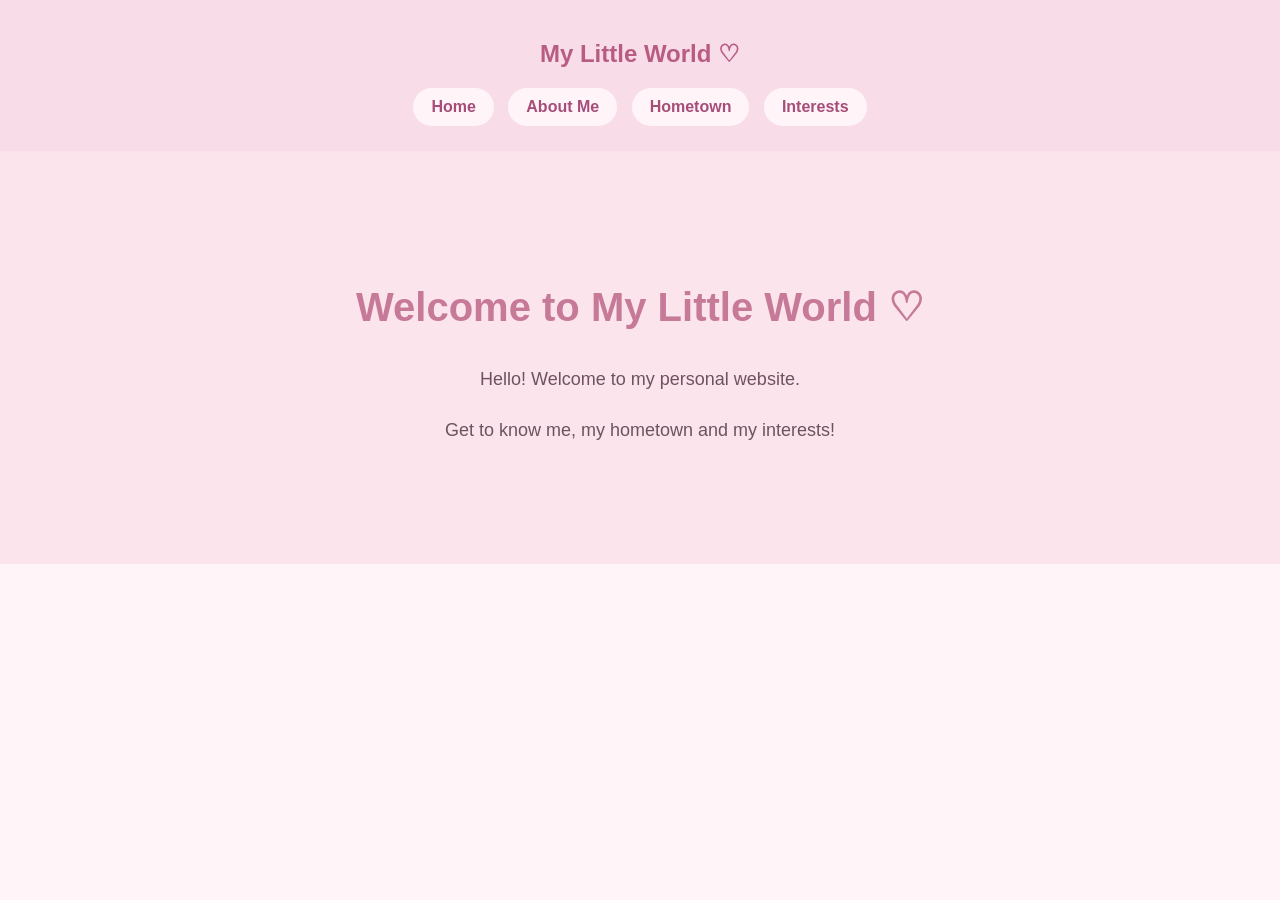
<file: index.html>
<!DOCTYPE html>
<html lang="en">
<head>
    <meta charset="UTF-8">
    <meta name="viewport" content="width=device-width, initial-scale=1.0">
    <title>My Little World</title>
    <link rel="stylesheet" href="style.css">
</head>

<body>

    <header>
        <h2> My Little World ♡</h2>

        <nav>
            <a href="index.html">Home</a>
            <a href="about.html">About Me</a>
            <a href="hometown.html">Hometown</a>
            <a href="interests.html">Interests</a>
        </nav>
    </header>

    <section class="home">

        <h1>Welcome to My Little World ♡</h1>
        
        <p>Hello! Welcome to my personal website.</p>

        <p>Get to know me, my hometown and my interests!</p>
        
    </section>

</body>
</html>
</file>
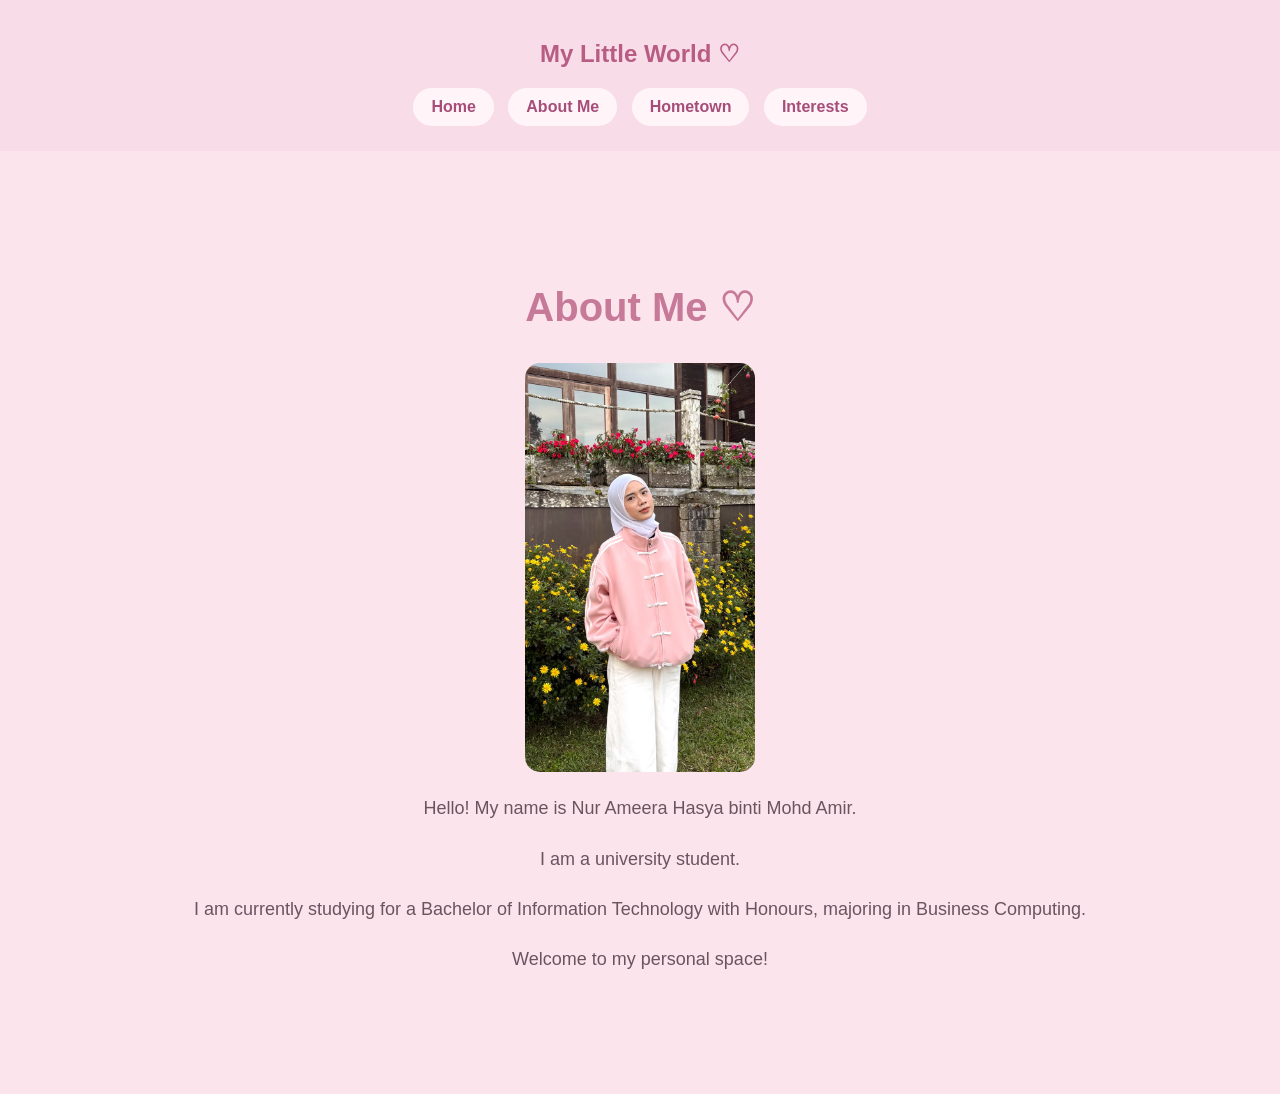
<file: about.html>
<!DOCTYPE html>
<html lang="en">
<head>
    <meta charset="UTF-8">
    <meta name="viewport" content="width=device-width, initial-scale=1.0">
    <title>About Me</title>
    <link rel="stylesheet" href="style.css">
</head>

<body>

<header>
    <h2>My Little World ♡</h2>
    <nav>
        <a href="index.html">Home</a>
        <a href="about.html">About Me</a>
        <a href="hometown.html">Hometown</a>
        <a href="interests.html">Interests</a>
    </nav>
</header>

<section class="home">
    <h1>About Me ♡</h1>

    <img src="image/my-photo.jpeg" alt="My Photo" class="profile-img">

    <p>Hello! My name is Nur Ameera Hasya binti Mohd Amir.</p>
    <p>I am a university student.</p>
    <p>I am currently studying for a Bachelor of Information Technology with Honours, majoring in Business Computing.</p>
    <p>Welcome to my personal space!</p>
</section>

</body>
</html>
</file>
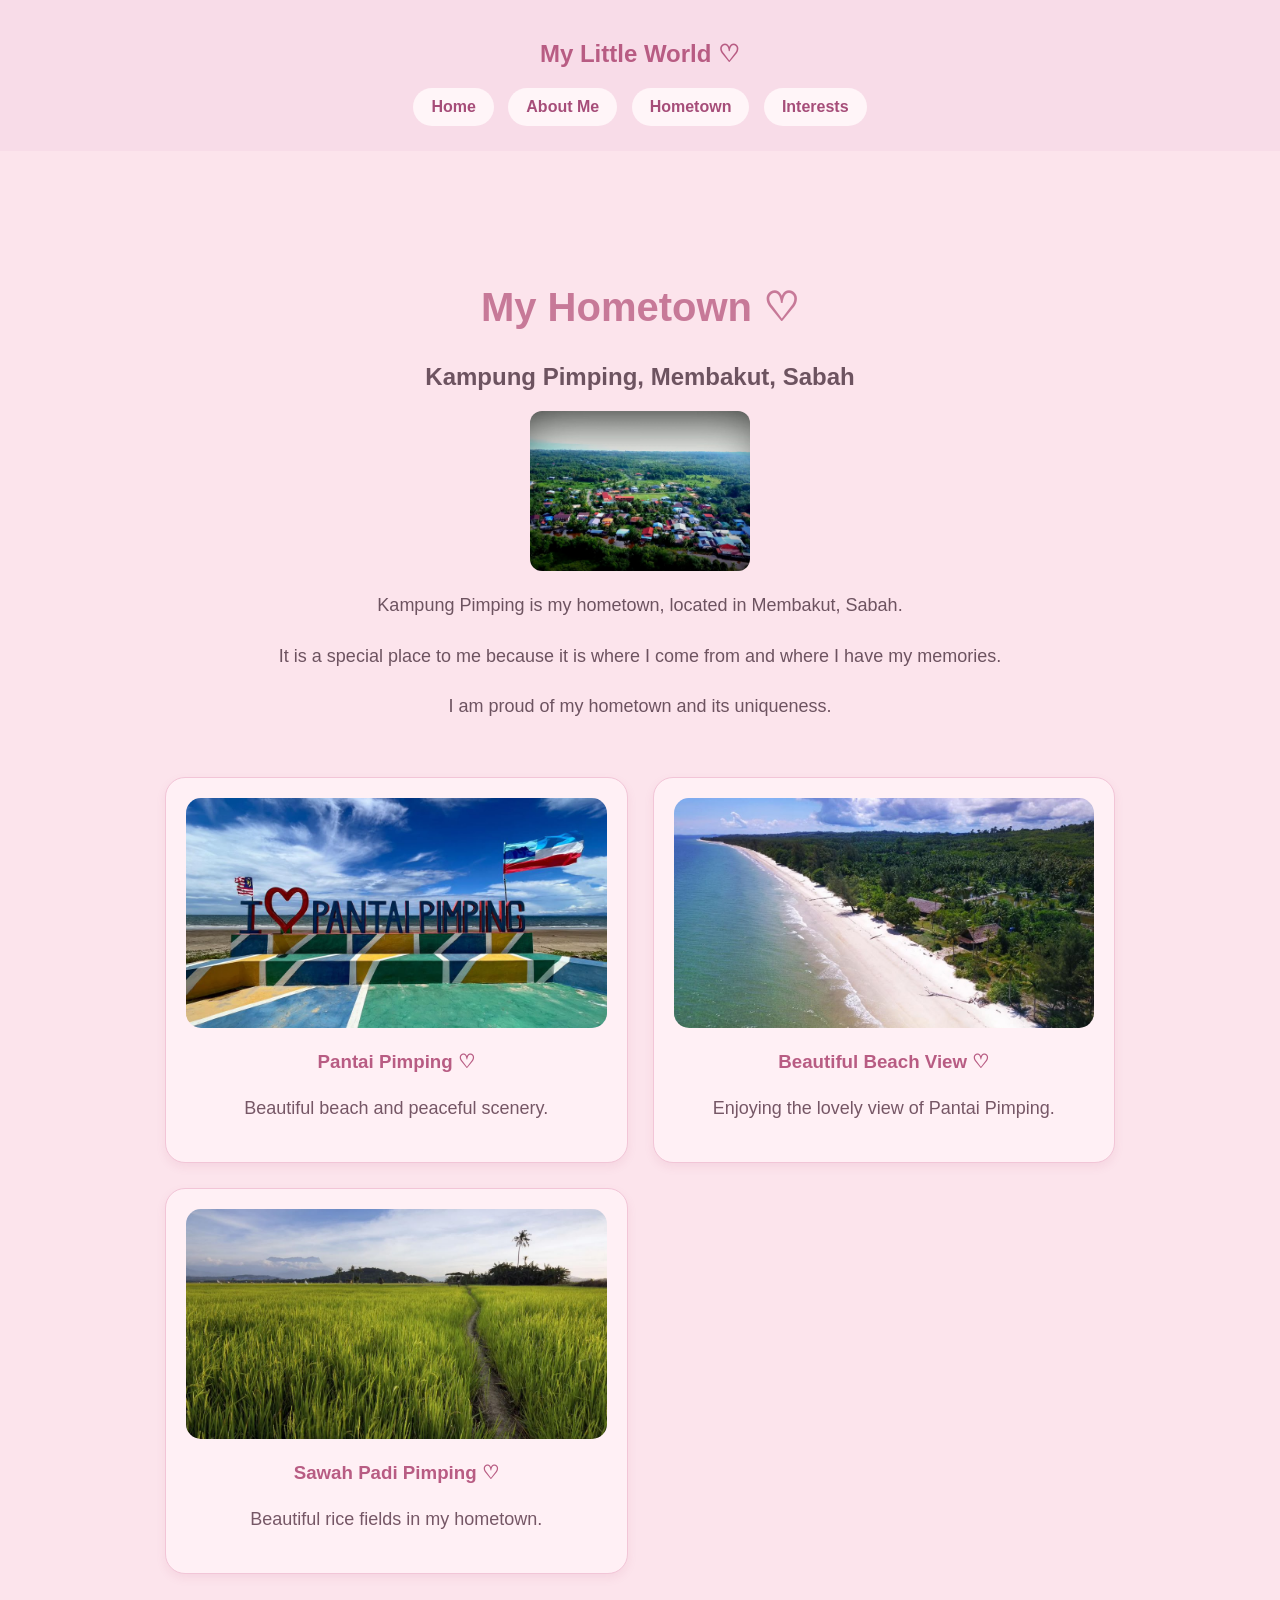
<file: hometown.html>
<!DOCTYPE html>
<html lang="en">
<head>
    <meta charset="UTF-8">
    <meta name="viewport" content="width=device-width, initial-scale=1.0">
    <title>My Hometown</title>
    <link rel="stylesheet" href="style.css">
</head>

<body>

<header>
    <h2>My Little World ♡</h2>

    <nav>
        <a href="index.html">Home</a>
        <a href="about.html">About Me</a>
        <a href="hometown.html">Hometown</a>
        <a href="interests.html">Interests</a>
    </nav>
</header>

<section class="home">

    <h1>My Hometown ♡</h1>

    <h2>Kampung Pimping, Membakut, Sabah</h2>

    <img src="image/hometown.jpg"
         alt="Kampung Pimping, Membakut"
         class="interest-img">

    <p>
        Kampung Pimping is my hometown, located in
        Membakut, Sabah.
    </p>

    <p>
        It is a special place to me because it is where
        I come from and where I have my memories.
    </p>

    <p>
        I am proud of my hometown and its uniqueness.
    </p>

    <div class="hometown-gallery">

        <div class="gallery-card">
            <img src="image/pantai-pimping-1.jpeg"
                 alt="Pantai Pimping">
            <h3>Pantai Pimping ♡</h3>
            <p>Beautiful beach and peaceful scenery.</p>
        </div>

        <div class="gallery-card">
            <img src="image/pantai-pimping-2.jpeg"
                 alt="Pantai Pimping">
            <h3>Beautiful Beach View ♡</h3>
            <p>Enjoying the lovely view of Pantai Pimping.</p>
        </div>

        <div class="gallery-card">
            <img src="image/sawah-padi-pimping.jpeg"
                 alt="Sawah Padi Pimping">
            <h3>Sawah Padi Pimping ♡</h3>
            <p>Beautiful rice fields in my hometown.</p>
        </div>

    </div>

</section>

</body>
</html>
</file>
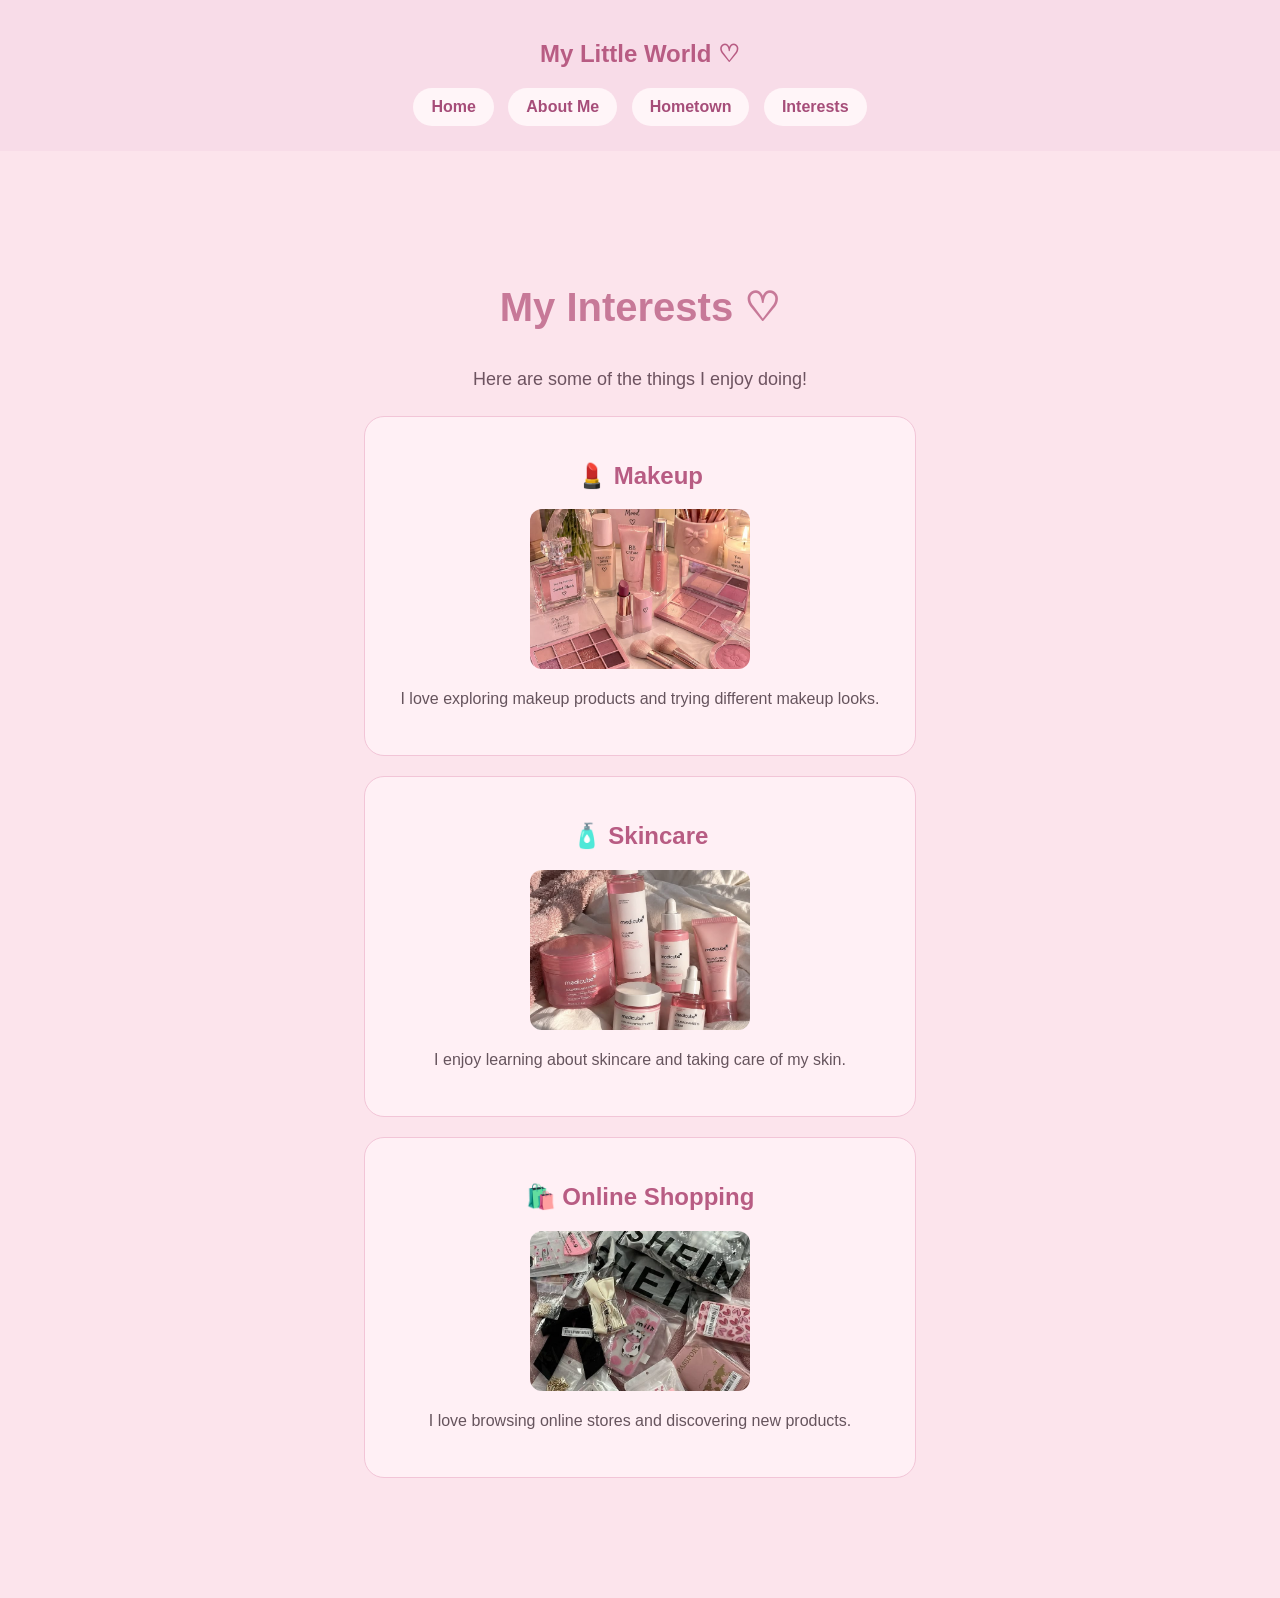
<file: interests.html>
<!DOCTYPE html>
<html lang="en">
<head>
    <meta charset="UTF-8">
    <meta name="viewport" content="width=device-width, initial-scale=1.0">
    <title>My Interests</title>
    <link rel="stylesheet" href="style.css">
</head>

<body>

<header>
    <h2>My Little World ♡</h2>

    <nav>
        <a href="index.html">Home</a>
        <a href="about.html">About Me</a>
        <a href="hometown.html">Hometown</a>
        <a href="interests.html">Interests</a>
    </nav>
</header>

<section class="home">

    <h1>My Interests ♡</h1>

    <p>Here are some of the things I enjoy doing!</p>

    <div class="interest-card">
        <h2>💄 Makeup</h2>

        <img src="image\makeup.jpg.jpg" alt="Makeup" class="interest-img">
        
        <p>
            I love exploring makeup products and
            trying different makeup looks.
        </p>
    </div>

    <div class="interest-card">
        <h2>🧴 Skincare</h2>

        <img src="image\skincare.jpg" alt="Skincare" class="interest-img">

        <p>
            I enjoy learning about skincare and
            taking care of my skin.
        </p>
    </div>

    <div class="interest-card">
        <h2>🛍️ Online Shopping</h2>

        <img src="image\onlineshopping.jpg" alt="Online Shopping" class="interest-img">
        
        <p>
            I love browsing online stores and
            discovering new products.
        </p>
    </div>

</section>
</file>
<file: style.css>
/* GENERAL STYLE */
body {
    margin: 0;
    padding: 0;
    font-family: Arial, sans-serif;
    background-color: #fff5f8;
    color: #6d5360;
    text-align: center;
}

/* MAIN HEADING */
h1 {
    color: #c77998;
    font-size: 40px;
}

/* PARAGRAPH */
p {
    font-size: 18px;
    line-height: 1.8;
}

/* HOME SECTION */
.home {
    padding: 100px 20px;
    background-color: #fce4ec;
}

/* NAVIGATION MENU */
header {
    background-color: #f8dce8;
    padding: 20px;
    text-align: center;
}

header h2 {
    color: #b85c83;
    margin-bottom: 15px;
}

nav a {
    text-decoration: none;
    color: #a64d79;
    background-color: #fff5f8;
    padding: 10px 18px;
    margin: 5px;
    border-radius: 20px;
    display: inline-block;
    font-weight: bold;
}

nav a:hover {
    background-color: #e8a9c4;
    color: white;
}

.interest-card {
    background-color: #fff0f5;
    padding: 25px;
    margin: 20px auto;
    max-width: 500px;
    border-radius: 20px;
    border: 1px solid #f2c5d7;
    text-align: center;
}

.interest-card h2 {
    color: #b85c83;
    font-size: 24px;
}

.interest-card p {
    color: #66545d;
    font-size: 16px;
}

.interest-img {
    width: 220px;
    height: 160px;
    object-fit: cover;
    border-radius: 12px;
    display: block;
    margin: 15px auto;
    max-width: 100%;
}

.profile-img {
    width: 230px;
    height: auto;
    display: block;
    margin: 20px auto;
    border-radius: 15px;
}

/* HOMETOWN GALLERY */

.hometown-gallery {
    display: grid;
    grid-template-columns: repeat(2, 1fr);
    gap: 25px;
    max-width: 950px;
    margin: 40px auto;
    padding: 15px;
}

.gallery-card {
    background: #fff0f5;
    border: 1px solid #f2c5d7;
    border-radius: 20px;
    padding: 20px;
    box-shadow: 0 4px 10px rgba(184, 92, 131, 0.1);
}

.gallery-card img {
    width: 100%;
    height: 230px;
    object-fit: cover;
    border-radius: 15px;
}

.gallery-card h3 {
    color: #b85c83;
}

.gallery-card p {
    color: #765766;
}

@media (max-width: 600px) {
    .hometown-gallery {
        grid-template-columns: 1fr;
    }
}
</file>
